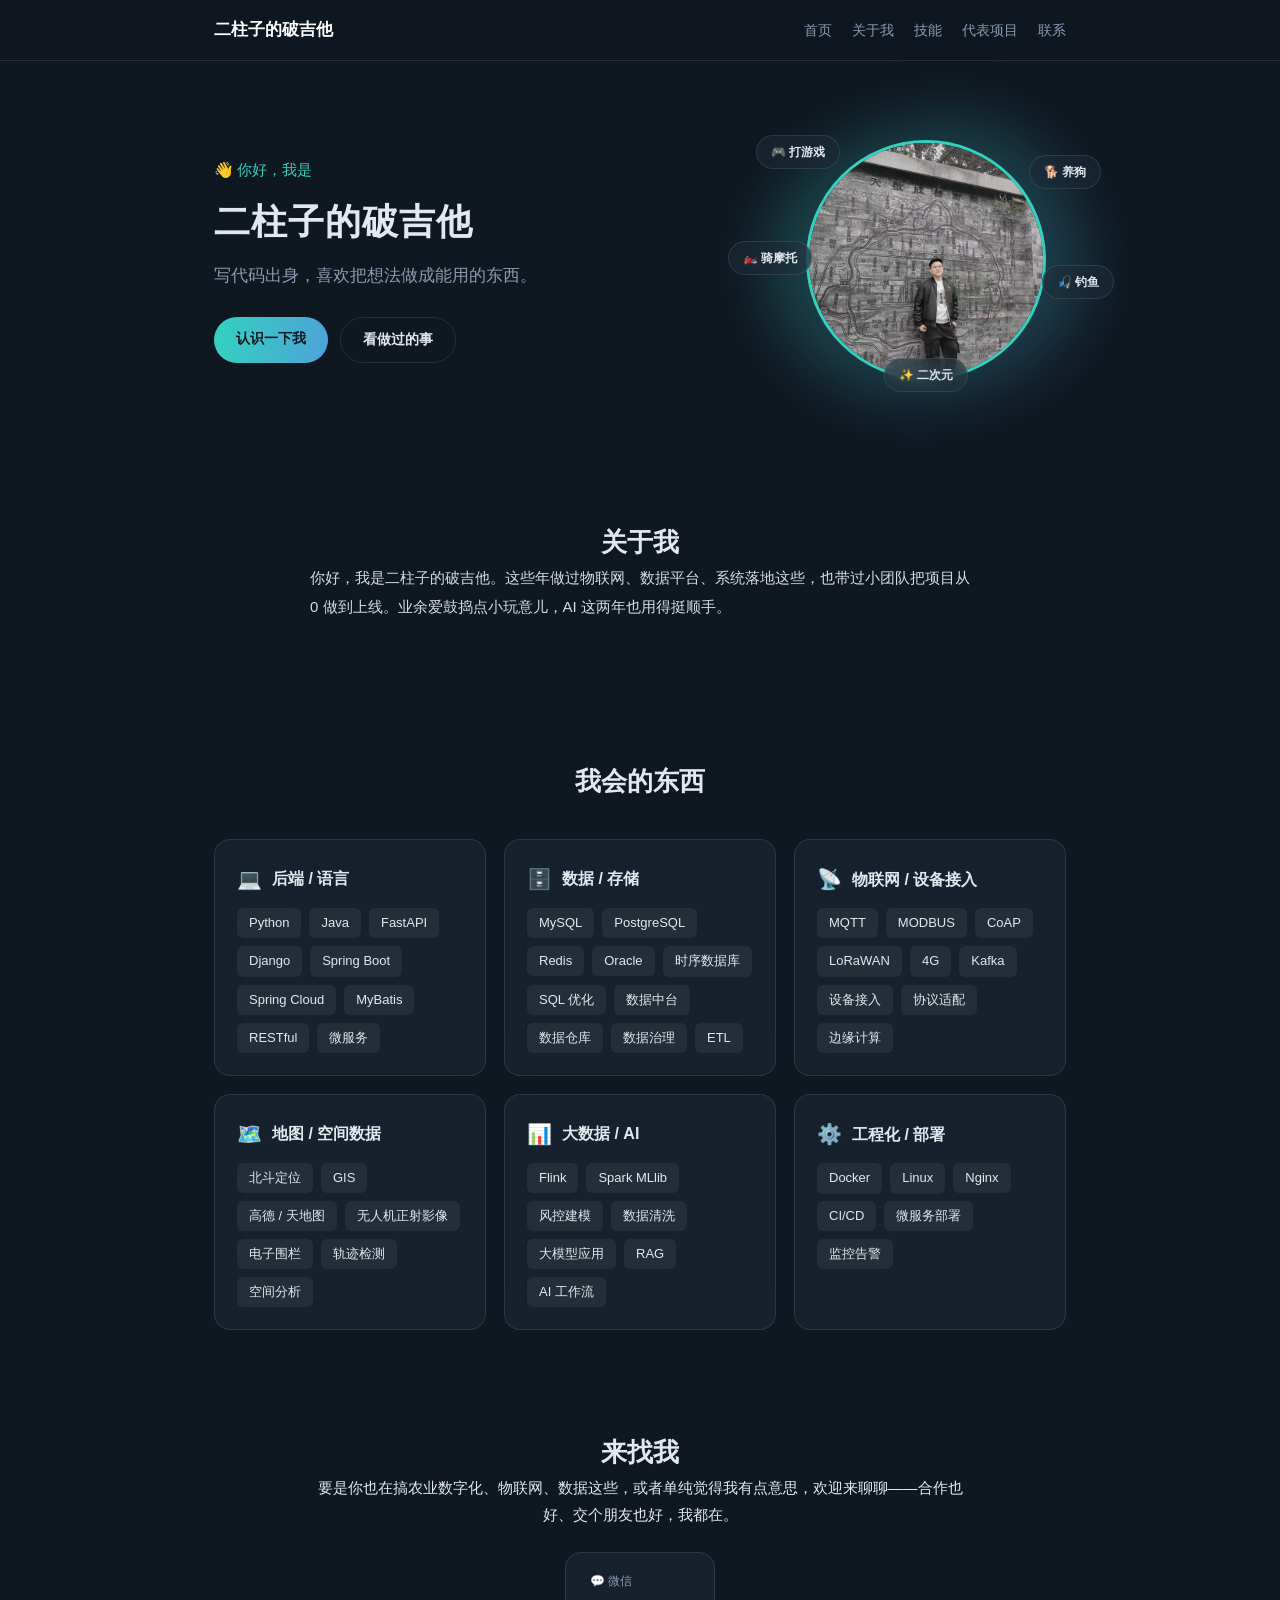
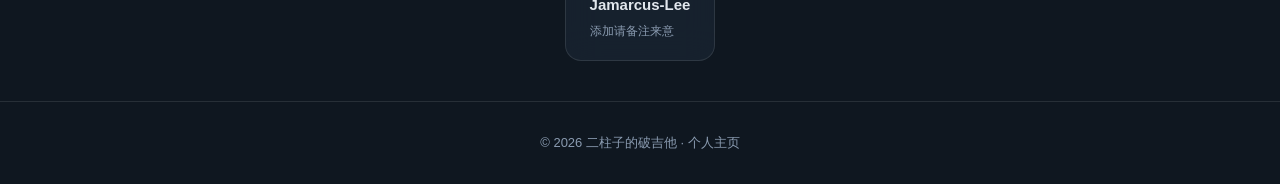
<file: index.html>
<!DOCTYPE html>
<html lang="zh-CN">
<head>
<meta charset="UTF-8">
<meta name="viewport" content="width=device-width, initial-scale=1.0">
<title>二柱子的破吉他 · 个人主页</title>
<link rel="stylesheet" href="css/style.css">
</head>
<body>

  <!-- ============ 导航 ============ -->
  <nav class="nav">
    <div class="container">
      <a href="#home" class="logo">二柱子的破吉他</a>
      <ul class="menu">
        <li><a href="#home">首页</a></li>
        <li><a href="#about">关于我</a></li>
        <li><a href="#skills">技能</a></li>
        <li><a href="projects.html">代表项目</a></li>
        <li><a href="#contact">联系</a></li>
      </ul>
    </div>
  </nav>

  <!-- ============ Home ============ -->
  <section class="home" id="home">
    <div class="container">
      <div class="data">
        <div class="greet">👋 你好，我是</div>
        <div class="name">二柱子的破吉他</div>
        <div class="role">写代码出身，喜欢把想法做成能用的东西。</div>
        <div class="btns">
          <a href="#about" class="btn btn-solid">认识一下我</a>
          <a href="projects.html" class="btn btn-outline">看做过的事</a>
        </div>
      </div>
      <div class="photo-wrap">
        <div class="blob"></div>
        <div class="photo"><img src="img/mine.jpg" alt="个人照片" onerror="this.style.display='none';this.nextElementSibling.style.display='flex'"><span class="photo-ph">📷 照片占位</span></div>
        <span class="badge badge-1">🎮 打游戏</span>
        <span class="badge badge-2">🐕 养狗</span>
        <span class="badge badge-3">🏍️ 骑摩托</span>
        <span class="badge badge-4">🎣 钓鱼</span>
        <span class="badge badge-5">✨ 二次元</span>
      </div>
    </div>
  </section>

  <!-- ============ 关于我（精简） ============ -->
  <section class="section" id="about">
    <div class="container">
      <h2 class="sec-title">关于我</h2>
      <div class="about">
        <p>你好，我是二柱子的破吉他。这些年做过物联网、数据平台、系统落地这些，也带过小团队把项目从 0 做到上线。业余爱鼓捣点小玩意儿，AI 这两年也用得挺顺手。</p>
      </div>
    </div>
  </section>

  <!-- ============ 技能 ============ -->
  <section class="section" id="skills">
    <div class="container">
      <h2 class="sec-title">我会的东西</h2>
      <p class="sec-sub"></p>

      <div class="skill-cards">
        <div class="skill-card glass reveal">
          <div class="head"><span class="ico">💻</span><h3>后端 / 语言</h3></div>
          <div class="skill-list"><span>Python</span><span>Java</span><span>FastAPI</span><span>Django</span><span>Spring Boot</span><span>Spring Cloud</span><span>MyBatis</span><span>RESTful</span><span>微服务</span></div>
        </div>
        <div class="skill-card glass reveal">
          <div class="head"><span class="ico">🗄️</span><h3>数据 / 存储</h3></div>
          <div class="skill-list"><span>MySQL</span><span>PostgreSQL</span><span>Redis</span><span>Oracle</span><span>时序数据库</span><span>SQL 优化</span><span>数据中台</span><span>数据仓库</span><span>数据治理</span><span>ETL</span></div>
        </div>
        <div class="skill-card glass reveal">
          <div class="head"><span class="ico">📡</span><h3>物联网 / 设备接入</h3></div>
          <div class="skill-list"><span>MQTT</span><span>MODBUS</span><span>CoAP</span><span>LoRaWAN</span><span>4G</span><span>Kafka</span><span>设备接入</span><span>协议适配</span><span>边缘计算</span></div>
        </div>
        <div class="skill-card glass reveal">
          <div class="head"><span class="ico">🗺️</span><h3>地图 / 空间数据</h3></div>
          <div class="skill-list"><span>北斗定位</span><span>GIS</span><span>高德 / 天地图</span><span>无人机正射影像</span><span>电子围栏</span><span>轨迹检测</span><span>空间分析</span></div>
        </div>
        <div class="skill-card glass reveal">
          <div class="head"><span class="ico">📊</span><h3>大数据 / AI</h3></div>
          <div class="skill-list"><span>Flink</span><span>Spark MLlib</span><span>风控建模</span><span>数据清洗</span><span>大模型应用</span><span>RAG</span><span>AI 工作流</span></div>
        </div>
        <div class="skill-card glass reveal">
          <div class="head"><span class="ico">⚙️</span><h3>工程化 / 部署</h3></div>
          <div class="skill-list"><span>Docker</span><span>Linux</span><span>Nginx</span><span>CI/CD</span><span>微服务部署</span><span>监控告警</span></div>
        </div>
      </div>
    </div>
  </section>

  <!-- ============ 联系 ============ -->
  <section class="contact" id="contact">
    <h2 class="sec-title">来找我</h2>
    <div class="cta">要是你也在搞农业数字化、物联网、数据这些，或者单纯觉得我有点意思，欢迎来聊聊——合作也好、交个朋友也好，我都在。</div>
    <div class="cards">
      <div class="card glass"><div class="c-title">💬 微信</div><div class="c-data">Jamarcus-Lee</div><div class="c-note">添加请备注来意</div></div>
    </div>
  </section>

  <footer class="footer">© 2026 二柱子的破吉他 · 个人主页</footer>

  <script src="js/main.js"></script>
</body>
</html>
</file>
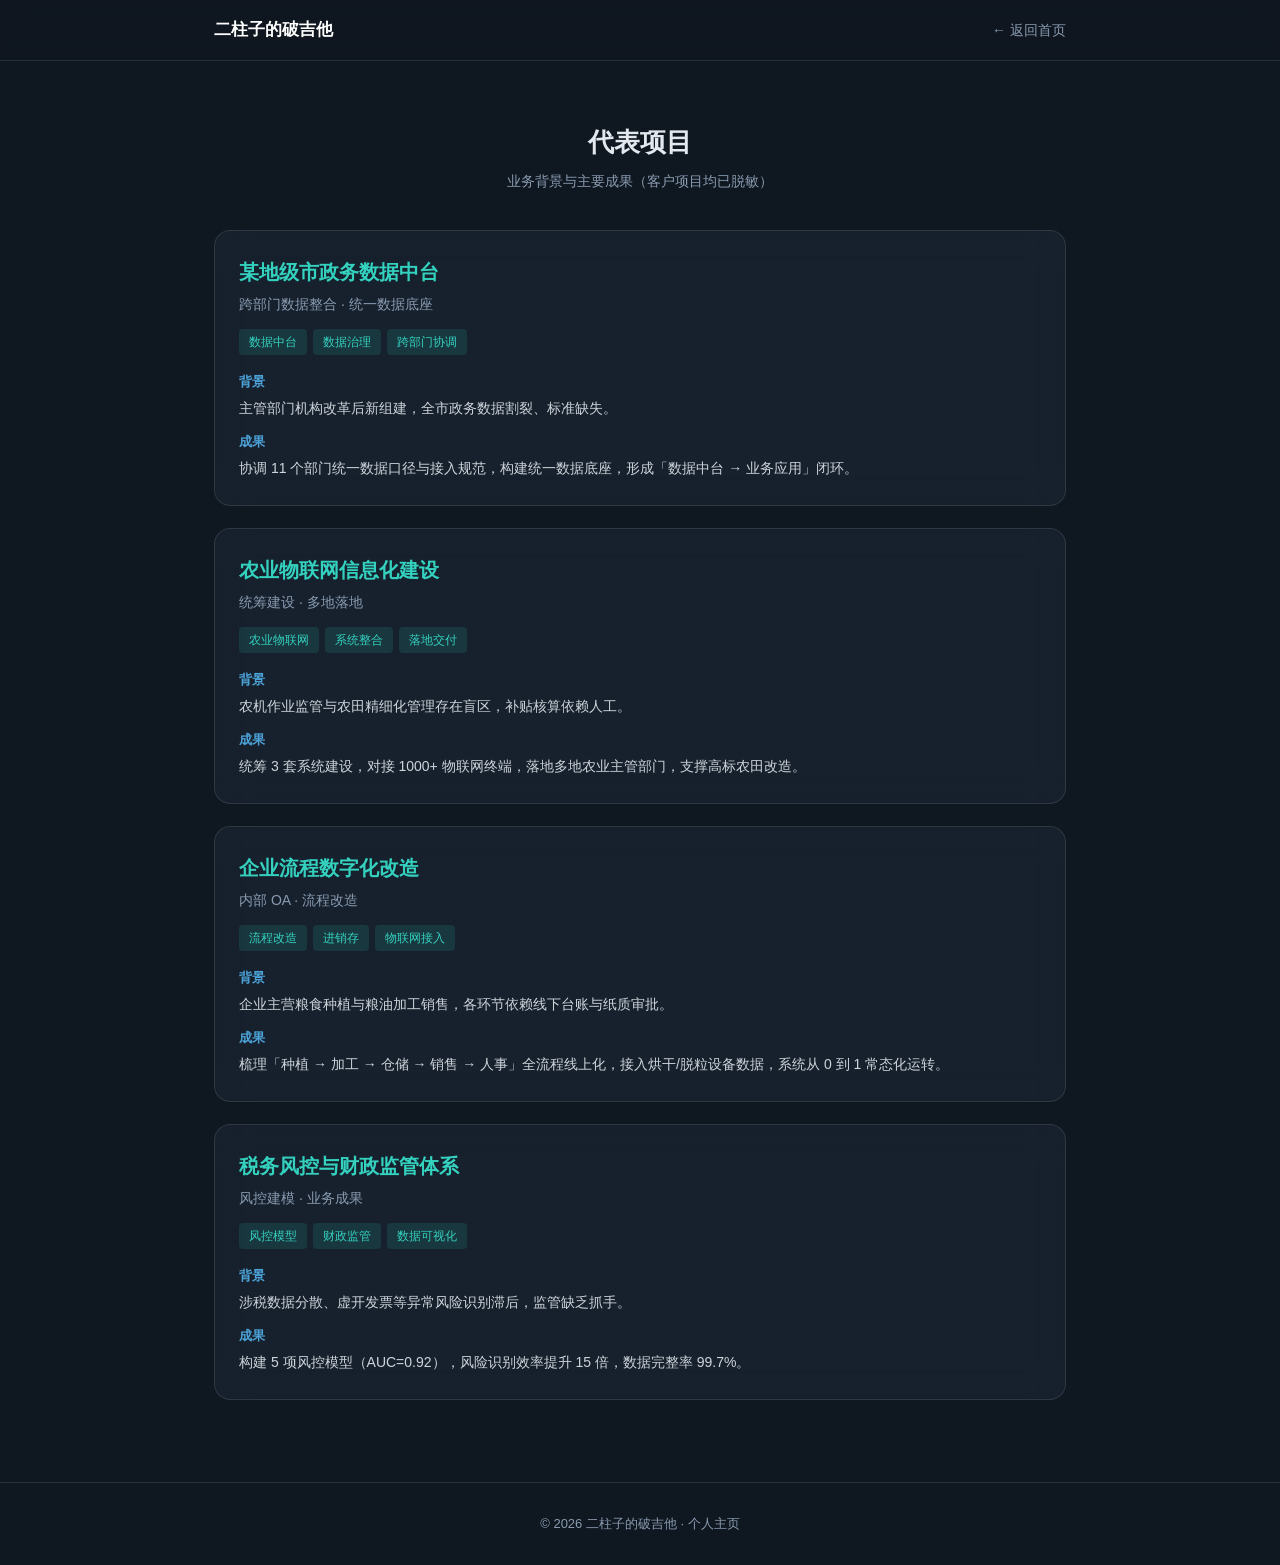
<file: projects.html>
<!DOCTYPE html>
<html lang="zh-CN">
<head>
<meta charset="UTF-8">
<meta name="viewport" content="width=device-width, initial-scale=1.0">
<title>代表项目 · 二柱子的破吉他</title>
<link rel="stylesheet" href="css/style.css">
</head>
<body>

  <!-- ============ 导航 ============ -->
  <nav class="nav">
    <div class="container">
      <a href="index.html" class="logo">二柱子的破吉他</a>
      <ul class="menu">
        <li><a href="index.html">← 返回首页</a></li>
      </ul>
    </div>
  </nav>

  <!-- ============ 代表项目（文字版 · 已脱敏） ============ -->
  <section class="section" id="projects" style="padding-top: 120px;">
    <div class="container">
      <h2 class="sec-title">代表项目</h2>
      <p class="sec-sub">业务背景与主要成果（客户项目均已脱敏）</p>

      <div class="project glass reveal">
        <div class="info">
          <h3>某地级市政务数据中台</h3>
          <p class="tagline">跨部门数据整合 · 统一数据底座</p>
          <div class="tags"><span>数据中台</span><span>数据治理</span><span>跨部门协调</span></div>
          <div class="proj-bg">
            <div class="proj-label">背景</div>
            <p>主管部门机构改革后新组建，全市政务数据割裂、标准缺失。</p>
            <div class="proj-label">成果</div>
            <p>协调 11 个部门统一数据口径与接入规范，构建统一数据底座，形成「数据中台 → 业务应用」闭环。</p>
          </div>
        </div>
      </div>

      <div class="project glass reveal">
        <div class="info">
          <h3>农业物联网信息化建设</h3>
          <p class="tagline">统筹建设 · 多地落地</p>
          <div class="tags"><span>农业物联网</span><span>系统整合</span><span>落地交付</span></div>
          <div class="proj-bg">
            <div class="proj-label">背景</div>
            <p>农机作业监管与农田精细化管理存在盲区，补贴核算依赖人工。</p>
            <div class="proj-label">成果</div>
            <p>统筹 3 套系统建设，对接 1000+ 物联网终端，落地多地农业主管部门，支撑高标农田改造。</p>
          </div>
        </div>
      </div>

      <div class="project glass reveal">
        <div class="info">
          <h3>企业流程数字化改造</h3>
          <p class="tagline">内部 OA · 流程改造</p>
          <div class="tags"><span>流程改造</span><span>进销存</span><span>物联网接入</span></div>
          <div class="proj-bg">
            <div class="proj-label">背景</div>
            <p>企业主营粮食种植与粮油加工销售，各环节依赖线下台账与纸质审批。</p>
            <div class="proj-label">成果</div>
            <p>梳理「种植 → 加工 → 仓储 → 销售 → 人事」全流程线上化，接入烘干/脱粒设备数据，系统从 0 到 1 常态化运转。</p>
          </div>
        </div>
      </div>

      <div class="project glass reveal">
        <div class="info">
          <h3>税务风控与财政监管体系</h3>
          <p class="tagline">风控建模 · 业务成果</p>
          <div class="tags"><span>风控模型</span><span>财政监管</span><span>数据可视化</span></div>
          <div class="proj-bg">
            <div class="proj-label">背景</div>
            <p>涉税数据分散、虚开发票等异常风险识别滞后，监管缺乏抓手。</p>
            <div class="proj-label">成果</div>
            <p>构建 5 项风控模型（AUC=0.92），风险识别效率提升 15 倍，数据完整率 99.7%。</p>
          </div>
        </div>
      </div>
    </div>
  </section>

  <footer class="footer">© 2026 二柱子的破吉他 · 个人主页</footer>

  <script src="js/main.js"></script>
</body>
</html>
</file>
<file: css/style.css>
* { margin: 0; padding: 0; box-sizing: border-box; }
html { scroll-behavior: smooth; }

:root {
  --bg: #0f1720;
  --surface: rgba(30, 42, 58, 0.55);
  --border: rgba(255, 255, 255, 0.1);
  --text: #e2e8ee;
  --sub: #8a9bb0;
  --accent: #34d1bf;
  --accent2: #4da3d8;
  --glass-blur: 16px;
}
body {
  font-family: -apple-system, "PingFang SC", "Microsoft YaHei", sans-serif;
  background: var(--bg); color: var(--text); line-height: 1.7; overflow-x: hidden;
}
.container { max-width: 900px; margin: 0 auto; padding: 0 24px; }

.grad { background: linear-gradient(90deg, #34d1bf, #4da3d8); -webkit-background-clip: text; background-clip: text; color: transparent; }
.glass {
  background: var(--surface); backdrop-filter: blur(var(--glass-blur));
  -webkit-backdrop-filter: blur(var(--glass-blur)); border: 1px solid var(--border); border-radius: 16px;
}
.reveal { opacity: 0; transform: translateY(24px); transition: opacity .6s, transform .6s; }
.reveal.in { opacity: 1; transform: none; }

/* 导航 */
.nav {
  position: fixed; top: 0; left: 0; right: 0; z-index: 50;
  background: rgba(15, 23, 32, 0.8); backdrop-filter: blur(12px); border-bottom: 1px solid var(--border);
}
.nav .container { display: flex; align-items: center; justify-content: space-between; height: 60px; }
.nav .logo { font-size: 17px; font-weight: 800; color: #fff; text-decoration: none; }
.nav .menu { display: flex; gap: 20px; list-style: none; }
.nav .menu a { color: var(--sub); text-decoration: none; font-size: 14px; transition: color .2s; }
.nav .menu a:hover { color: var(--accent); }

/* Home */
.home { padding: 140px 0 80px; }
.home .container { display: flex; align-items: center; gap: 48px; }
.home .data { flex: 1; }
.home .greet { font-size: 15px; color: var(--accent); }
.home .name { font-size: 36px; font-weight: 900; letter-spacing: 1px; margin-top: 8px; }
.home .role { font-size: 17px; color: var(--sub); margin-top: 10px; }
.home .desc { font-size: 15px; color: var(--sub); margin-top: 16px; max-width: 480px; }
.home .btns { margin-top: 26px; display: flex; gap: 12px; flex-wrap: wrap; }
.btn { padding: 10px 22px; border-radius: 24px; text-decoration: none; font-size: 14px; font-weight: 600; transition: transform .2s; }
.btn:hover { transform: translateY(-2px); }
.btn-solid { background: linear-gradient(90deg, #34d1bf, #4da3d8); color: #0f1720; }
.btn-outline { border: 1px solid var(--border); color: var(--text); }

.home .photo-wrap { flex: 0 0 280px; position: relative; }
.blob { position: absolute; inset: -20px; border-radius: 60% 40% 55% 45% / 50% 55% 45% 50%; background: linear-gradient(135deg, rgba(52,209,191,.25), rgba(77,163,216,.25)); filter: blur(30px); }
.home .photo {
  position: relative; width: 240px; height: 240px; border-radius: 50%; overflow: hidden;
  border: 3px solid var(--accent); margin: 0 auto; display: flex; align-items: center; justify-content: center;
  background: var(--surface); color: var(--sub); font-size: 14px;
}
.home .photo img { width: 100%; height: 100%; object-fit: cover; }
.home .photo .photo-ph { display: none; }
.badge { position: absolute; padding: 6px 14px; border-radius: 20px; font-size: 12px; font-weight: 600; background: var(--surface); backdrop-filter: blur(10px); border: 1px solid var(--border); white-space: nowrap; }
.badge-1 { top: -5px; left: -30px; }
.badge-2 { top: 15px; right: -35px; }
.badge-3 { top: 42%; left: -58px; }
.badge-4 { top: 52%; right: -48px; }
.badge-5 { bottom: -12px; left: 50%; transform: translateX(-50%); }

/* 区块 */
.section { padding: 60px 0; }
.sec-title { font-size: 26px; font-weight: 800; text-align: center; }
.sec-sub { text-align: center; color: var(--sub); font-size: 14px; margin: 6px 0 36px; }

/* 关于我（日记体） */
.about { max-width: 660px; margin: 0 auto; }
.about p { font-size: 15px; line-height: 1.9; margin-bottom: 18px; opacity: .95; }
.cta { max-width: 660px; margin: 0 auto 24px; text-align: center; font-size: 15px; line-height: 1.8; color: var(--text); }

/* 核心能力卡片 */
.skill-cards { display: grid; grid-template-columns: repeat(auto-fit, minmax(220px, 1fr)); gap: 18px; }
.skill-card { padding: 22px; }
.skill-card .head { display: flex; align-items: center; gap: 10px; margin-bottom: 12px; }
.skill-card .head .ico { font-size: 20px; }
.skill-card .head h3 { font-size: 16px; font-weight: 700; }
.skill-list { display: flex; flex-wrap: wrap; gap: 8px; }
.skill-list span { font-size: 13px; color: var(--text); background: rgba(255,255,255,.06); padding: 4px 12px; border-radius: 6px; }

/* 时间轴 */
.timeline { position: relative; padding-left: 34px; }
.timeline::before { content: ''; position: absolute; left: 8px; top: 8px; bottom: 8px; width: 2px; background: var(--border); }
.t-item { position: relative; margin-bottom: 24px; }
.t-item::before { content: ''; position: absolute; left: -31px; top: 8px; width: 14px; height: 14px; border-radius: 50%; background: var(--accent); border: 3px solid var(--bg); }
.t-item .card { padding: 20px 22px; }
.t-item .t-head { display: flex; align-items: center; gap: 12px; }
.t-item .t-logo { width: 42px; height: 42px; border-radius: 10px; flex: none; background: rgba(52,209,191,.12); display: flex; align-items: center; justify-content: center; font-size: 20px; }
.t-item .t-title { font-size: 16px; font-weight: 700; }
.t-item .t-place { font-size: 13px; color: var(--sub); }
.t-item .t-date { font-size: 12px; color: var(--sub); margin-top: 8px; }
.t-item .t-desc { font-size: 14px; color: var(--sub); margin-top: 8px; }
.t-item .t-tags { display: flex; gap: 6px; flex-wrap: wrap; margin-top: 12px; }
.t-item .t-tags span { font-size: 12px; color: var(--accent); background: rgba(52,209,191,.12); padding: 3px 10px; border-radius: 4px; }

/* 项目（文字版） */
.project { padding: 24px; margin-bottom: 22px; }
.project .info h3 { font-size: 20px; font-weight: 800; color: var(--accent); }
.project .info .tagline { font-size: 14px; color: var(--sub); margin-top: 4px; }
.project .info .tags { display: flex; gap: 6px; flex-wrap: wrap; margin-top: 12px; }
.project .info .tags span { font-size: 12px; color: var(--accent); background: rgba(52,209,191,.12); padding: 3px 10px; border-radius: 4px; }
.proj-bg { margin-top: 16px; }
.proj-label { font-size: 13px; font-weight: 700; color: var(--accent2); margin-top: 10px; }
.proj-label:first-child { margin-top: 0; }
.proj-bg p { font-size: 14px; color: var(--text); opacity: .9; margin-top: 4px; }

/* 联系 */
.contact { text-align: center; padding: 40px 20px; }
.contact .cards { display: flex; gap: 16px; justify-content: center; flex-wrap: wrap; margin-top: 24px; }
.contact .card { padding: 18px 24px; text-align: left; font-size: 14px; }
.contact .card .c-title { font-size: 12px; color: var(--sub); }
.contact .card .c-data { font-size: 15px; font-weight: 600; color: var(--text); }
.contact .card .c-note { font-size: 12px; color: var(--sub); margin-top: 4px; }
.footer { text-align: center; padding: 30px 20px; font-size: 13px; color: var(--sub); border-top: 1px solid var(--border); }

@media (max-width: 700px) {
  .home .container { flex-direction: column; text-align: center; }
  .home .photo-wrap { flex: none; margin-top: 20px; }
}
</file>
